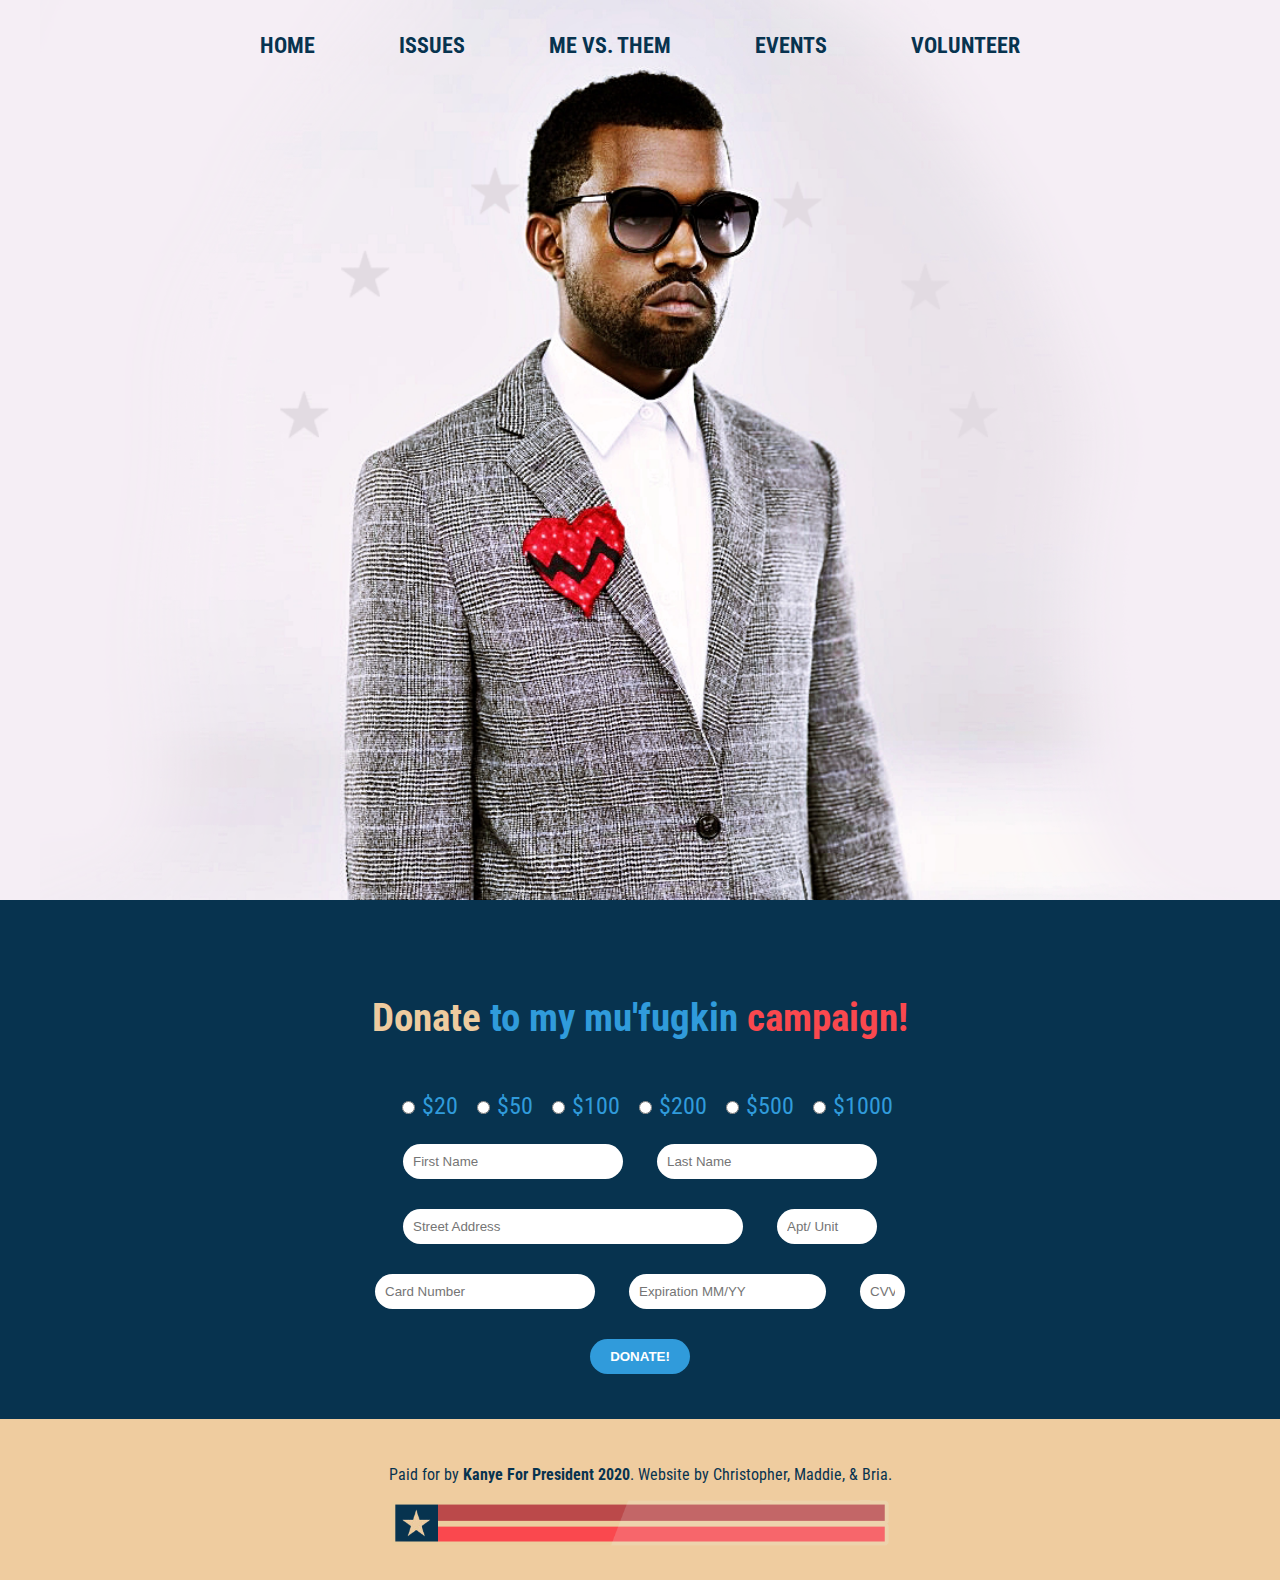
<file: index.html>
<!DOCTYPE html>
    
<!--///////////////////////////////////////////////////////
////   GROUP PROJECT BY BRIA WALTON, MADDIE WARNDORF,  ////
////   && CHRISTOPHER JONES FOR WEB DEVELOPMENT GROUP  ////
////   PROJECT                                         ////
////////////////////////////////////////////////////////-->


<HTML lang="en">
<HEAD>
    
    <!--FONTS-->
    <link href='https://fonts.googleapis.com/css?family=Roboto+Condensed:400,700,300italic,300' rel='stylesheet' type='text/css'>
        
    <!--JAVASCRIPT-->
    <SCRIPT src="http://www.milotasks.com/js/jquery.js"></SCRIPT>
    <SCRIPT src="http://www.milotasks.com/js/jquery-ui.js"></SCRIPT>
    
    <!--META DATA-->
    <META charset="utf-8">
    <META name="description" content="This here website is to announce my candidacy to the muhfugkin United States of Kanye">
    
    <!--STYLING-->
    <LINK href="css/main.css" type="text/css" rel="stylesheet">
    
    <!--TITLE-->
    <TITLE>Kanye 2020</TITLE>
    
    <!--FAVICON-->
    <LINK rel="icon" type="image/png" href="images/kanye-favicon.png">
    
</HEAD>
<BODY>
    <SCRIPT>
        //INITIATING JQUERY
        jQuery(function($){
            
            //THINGS TO HAPPEN ONCE PAGE HAS BEEN LOADED
            $(document).ready(function(){
                
                //REMOVES THE CLASS THAT HAS HAS MARGIN-LEFT SET TO 100%
                //(JUST WAY OUT OF THE SCREENS VIEW) AT A SPEED OF 900 MILLISECONDS
                $('#brandname').removeClass('startLogo', 900, sloganStart);
                
            });
            
            function sloganStart(){
                $('#slogan').removeClass('startSlogan', 900);
            };
        });
    </SCRIPT>
    
    
    <!--BEGIN #masthead -->
    <DIV id="masthead">
        
        <IMG id="brandname" class='startLogo' src="images/kanye-logo.png">
        <IMG id="slogan" class="startSlogan" src="images/kanye-slogan.png">

        <!--START #nav-container -->
        <DIV id='nav-container'>
            <UL id='nav-ul'>
                <LI class='nav-li'>
                    <A href='index.html'>HOME</A>
                </LI>
                <LI class='nav-li'>
                    <A href='issues.html'>ISSUES</A>
                </LI>
                <LI class='nav-li'>
                    <A href='vs.html'>ME VS. THEM</A>
                </LI>
                <LI class='nav-li'>
                    <A href='events.html'>EVENTS</A>
                </LI>
                <LI class='nav-li'>
                    <A href='volunteer.html'>VOLUNTEER</A>
                </LI>
            </UL>
        </DIV>
        <!--END #nav-container -->
        
    </DIV>
    <!--END #masthead -->
    
        
    <!--BEGIN #donate-container-->
    <DIV id="donate-container">
        <FORM name="donate-form" id="donate-form">
            <H1 id='donate-header'><SPAN id='gold-span'>Donate</SPAN> to my mu'fugkin <span class='red-span' >campaign!</span></H1>
            
            <BR />
            
            <INPUT type='radio' name='donation' value='20'><SPAN class='amount'>$20</SPAN>
            <INPUT type='radio' name='donation' value='20'><SPAN class='amount'>$50</SPAN>
            <INPUT type='radio' name='donation' value='20'><SPAN class='amount'>$100</SPAN>
            <INPUT type='radio' name='donation' value='20'><SPAN class='amount'>$200</SPAN>
            <INPUT type='radio' name='donation' value='20'><SPAN class='amount'>$500</SPAN>
            <INPUT type='radio' name='donation' value='20'><SPAN class='amount'>$1000</SPAN>
            <BR />
            
            <INPUT type='text' name='fname' id='fname' placeholder="First Name" required>
            <INPUT type='text' name='lname' id='lname' placeholder="Last Name" required>
            <BR />
            
            <INPUT type='text' name='address' id='address' placeholder="Street Address" required>
            <INPUT type='text' name='apt' id='apt' placeholder="Apt/ Unit" required>
            <BR />
                
            <INPUT type='text' name='ccnum' id='ccnum' placeholder="Card Number" required>
            <INPUT type='text' name='expiration' id='expiration' placeholder="Expiration MM/YY" required>
            <INPUT type='text' name='cvv' id='cvv' placeholder="CVV" required>
            <BR />
            
            <INPUT type='submit' id='submit' value='DONATE!'>
        </FORM>
    </DIV>
    <!--END #donate-container-->
    
    
    <!--BEGIN .footer -->
    <DIV class='footer'>
            
        <p>Paid for by <b>Kanye For President 2020</b>. Website by Christopher, Maddie, & Bria.</p>
        <IMG class='footer-logo' src='images/flag-icon.png'>
            
    </DIV>
    <!--END .footer-->
    
</BODY>
</HTML>
</file>
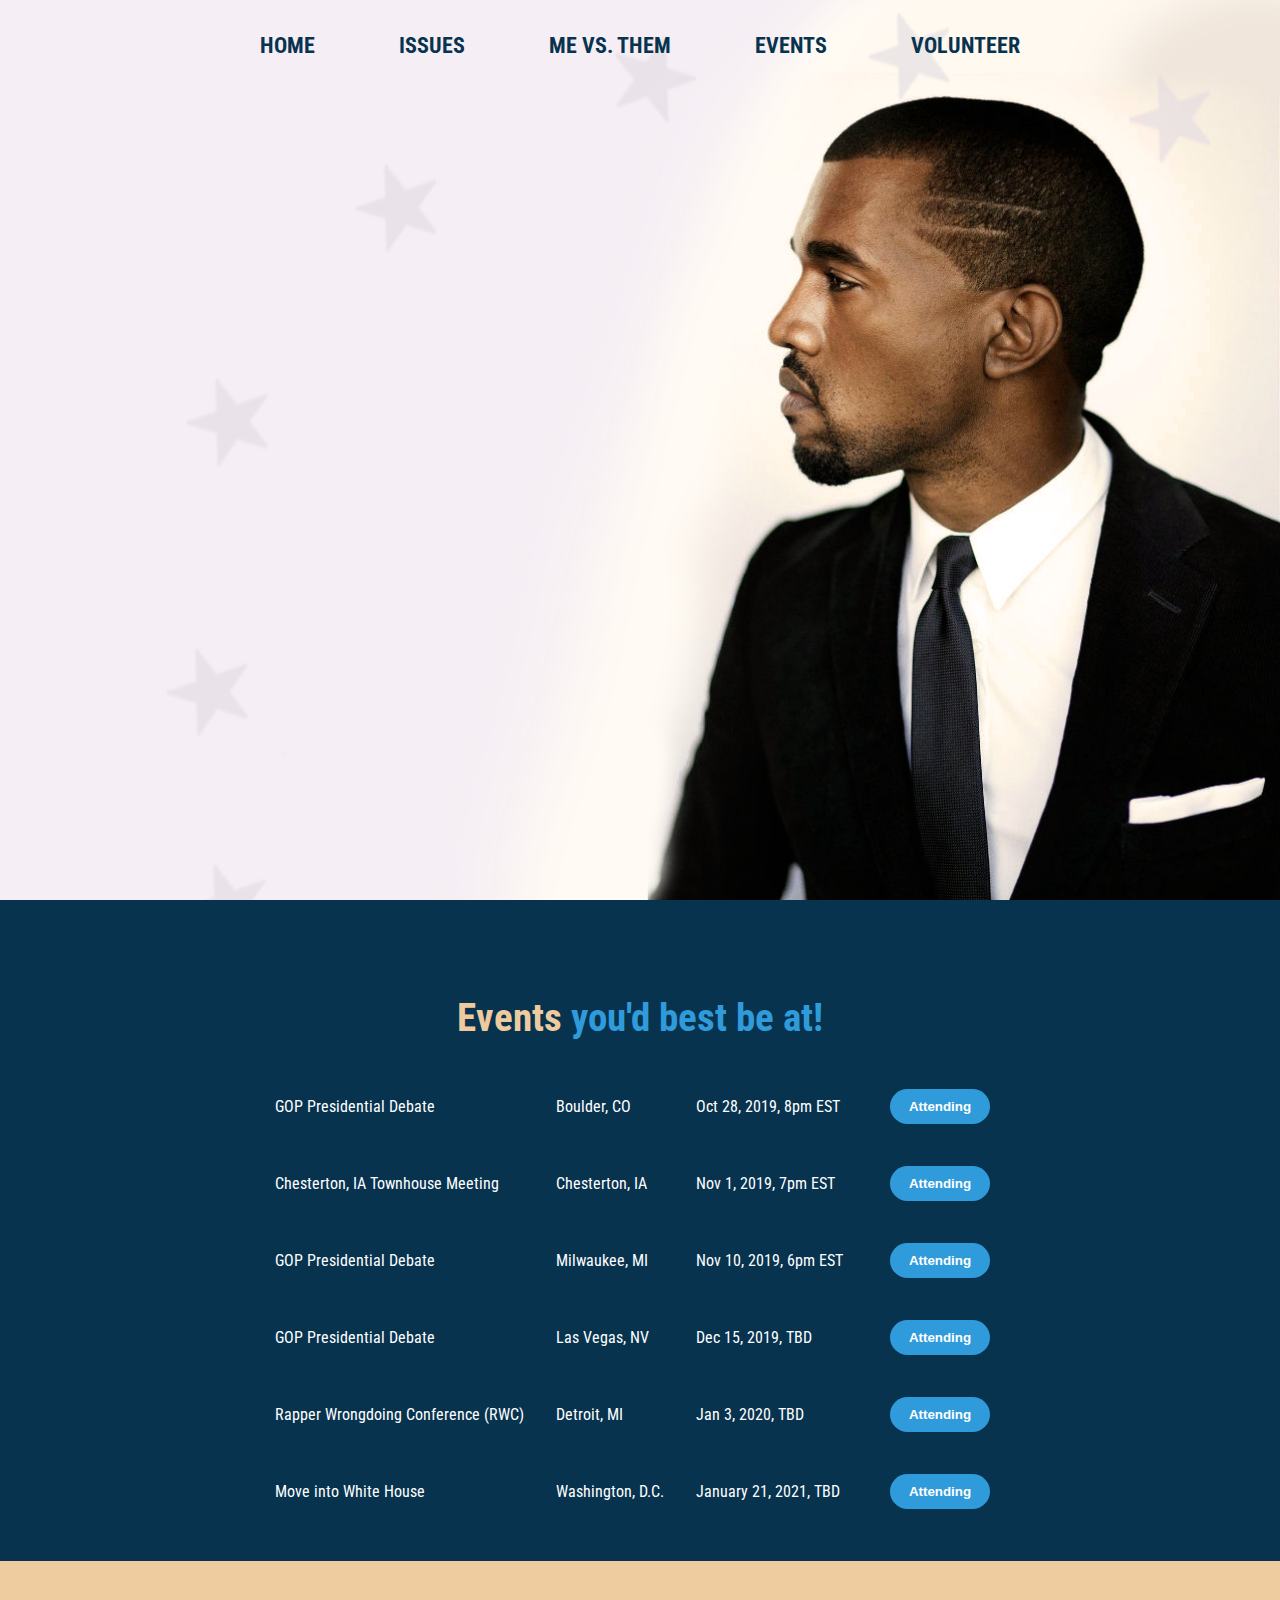
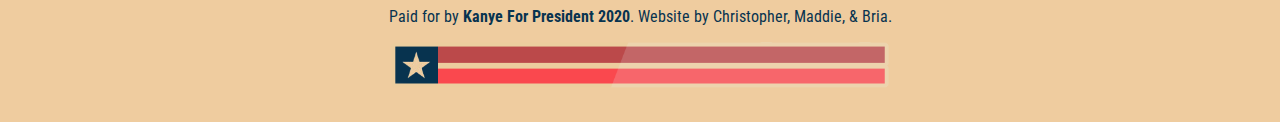
<file: events.html>
<!DOCTYPE html>
    
<!--///////////////////////////////////////////////////////
////   GROUP PROJECT BY BRIA WALTON, MADDIE WARNDORF,  ////
////   && CHRISTOPHER JONES FOR WEB DEVELOPMENT GROUP  ////
////   PROJECT                                         ////
////////////////////////////////////////////////////////-->


<HTML lang="en">
<HEAD>
    
    <!--FONTS-->
    <link href='https://fonts.googleapis.com/css?family=Roboto+Condensed:400,700,300italic,300' rel='stylesheet' type='text/css'>
        
    <!--JAVASCRIPT-->
    <SCRIPT src="http://www.milotasks.com/js/jquery.js"></SCRIPT>
    <SCRIPT src="http://www.milotasks.com/js/jquery-ui.js"></SCRIPT>
    
    <!--META DATA-->
    <META charset="utf-8">
    <META name="description" content="A list of events you should go to to witness the next president speak">
    
    <!--STYLING-->
    <LINK href="css/main.css" type="text/css" rel="stylesheet">
    
    <!--TITLE-->
    <TITLE>Upcoming Events</TITLE>
    
    <!--FAVICON-->
    <LINK rel="icon" type="image/png" href="images/kanye-favicon.png">
    
</HEAD>
<BODY>
    
    <SCRIPT>
        //INITIATING JQUERY
        jQuery(function($){
            
            //THINGS TO HAPPEN ONCE PAGE HAS BEEN LOADED
            $(document).ready(function(){
                
                //REMOVES THE CLASS THAT HAS HAS MARGIN-LEFT SET TO 100%
                //(JUST WAY OUT OF THE SCREENS VIEW) AT A SPEED OF 900 MILLISECONDS
                $('#brandname').removeClass('startLogo', 900, sloganStart);
                
            });
            function sloganStart(){
                $('#slogan').removeClass('startSlogan', 900);
            };
            
            
        });
        
        function rsvpEvent(){
                alert("Can't wait to see you there");  
            };
    </SCRIPT>
    
    
    
    
    <!--BEGIN #masthead -->
    <DIV id="masthead-events">
        
        <IMG id="brandname" class='startLogo' src="images/kanye-logo.png">
        <IMG id="slogan" class="startSlogan" src="images/kanye-slogan.png">
        
        <!--START #nav-container -->
        <DIV id='nav-container'>
            <UL id='nav-ul'>
                <LI class='nav-li'>
                    <A href='index.html'>HOME</A>
                </LI>
                <LI class='nav-li'>
                    <A href='issues.html'>ISSUES</A>
                </LI>
                <LI class='nav-li'>
                    <A href='vs.html'>ME VS. THEM</A>
                </LI>
                <LI class='nav-li'>
                    <A href='events.html'>EVENTS</A>
                </LI>
                <LI class='nav-li'>
                    <A href='volunteer.html'>VOLUNTEER</A>
                </LI>
            </UL>
        </DIV>
        <!--END #nav-container -->
        
    </DIV>
    <!--END #masthead -->
    
    
    <!--BEGIN #schedule-container -->
    <DIV id='schedule-container'>
        
        <h1 id="events-header"><span id='gold-span'>Events</span> you'd best be at!</h1>
        
        <TABLE>
            <TR>
                <TD class="event">
                    GOP Presidential Debate
                </TD>
                <TD class="location">
                    Boulder, CO
                </TD>
                <TD class="date-time">
                    Oct 28, 2019, 8pm EST
                </TD>
                <TD class="rsvp">
                    <button onClick="rsvpEvent()" class="attend-btn">Attending</button>
                </TD>
            </TR>
            
            <TR>
                <TD class="event">
                    Chesterton, IA Townhouse Meeting
                </TD>
                <TD class="location">
                    Chesterton, IA
                </TD>
                <TD class="date-time">
                    Nov 1, 2019, 7pm EST
                </TD>
                <TD class="rsvp">
                    <button onClick="rsvpEvent()" class="attend-btn">Attending</button>
                </TD>
            </TR>
             
            <TR>
                <TD class="event">
                    GOP Presidential Debate
                </TD>
                <TD class="location">
                    Milwaukee, MI
                </TD>
                <TD class="date-time">
                    Nov 10, 2019, 6pm EST
                </TD>
                <TD class="rsvp">
                    <button onClick="rsvpEvent()" class="attend-btn">Attending</button>
                </TD>
            </TR>
              
            <TR>
                <TD class="event">
                    GOP Presidential Debate
                </TD>
                <TD class="location">
                    Las Vegas, NV
                </TD>
                <TD class="date-time">
                    Dec 15, 2019, TBD
                </TD>
                <TD class="rsvp">
                    <button onClick="rsvpEvent()" class="attend-btn">Attending</button>
                </TD>
            </TR>
               
            <TR>
                <TD class="event">
                    Rapper Wrongdoing Conference (RWC)
                </TD>
                <TD class="location">
                    Detroit, MI
                </TD>
                <TD class="date-time">
                    Jan 3, 2020, TBD
                </TD>
                <TD class="rsvp">
                    <button onClick="rsvpEvent()" class="attend-btn">Attending</button>
                </TD>
            </TR>
                
                 
            <TR>
                <TD class="event">
                    Move into White House
                </TD>
                <TD class="location">
                    Washington, D.C.
                </TD>
                <TD class="date-time">
                    January 21, 2021, TBD
                </TD>
                <TD class="rsvp">
                    <button onClick="rsvpEvent()" class="attend-btn">Attending</button>
                </TD>
            </TR>
        </TABLE>    
    </DIV>
    <!--END #schedule-container -->
    
    
    <!--BEGIN .footer -->
    <DIV class='footer'>
            
        <p>Paid for by <b>Kanye For President 2020</b>. Website by Christopher, Maddie, & Bria.</p>
        <IMG class='footer-logo' src='images/flag-icon.png'>
            
    </DIV>
    <!--END .footer-->
    
</BODY>
</HTML>
</file>
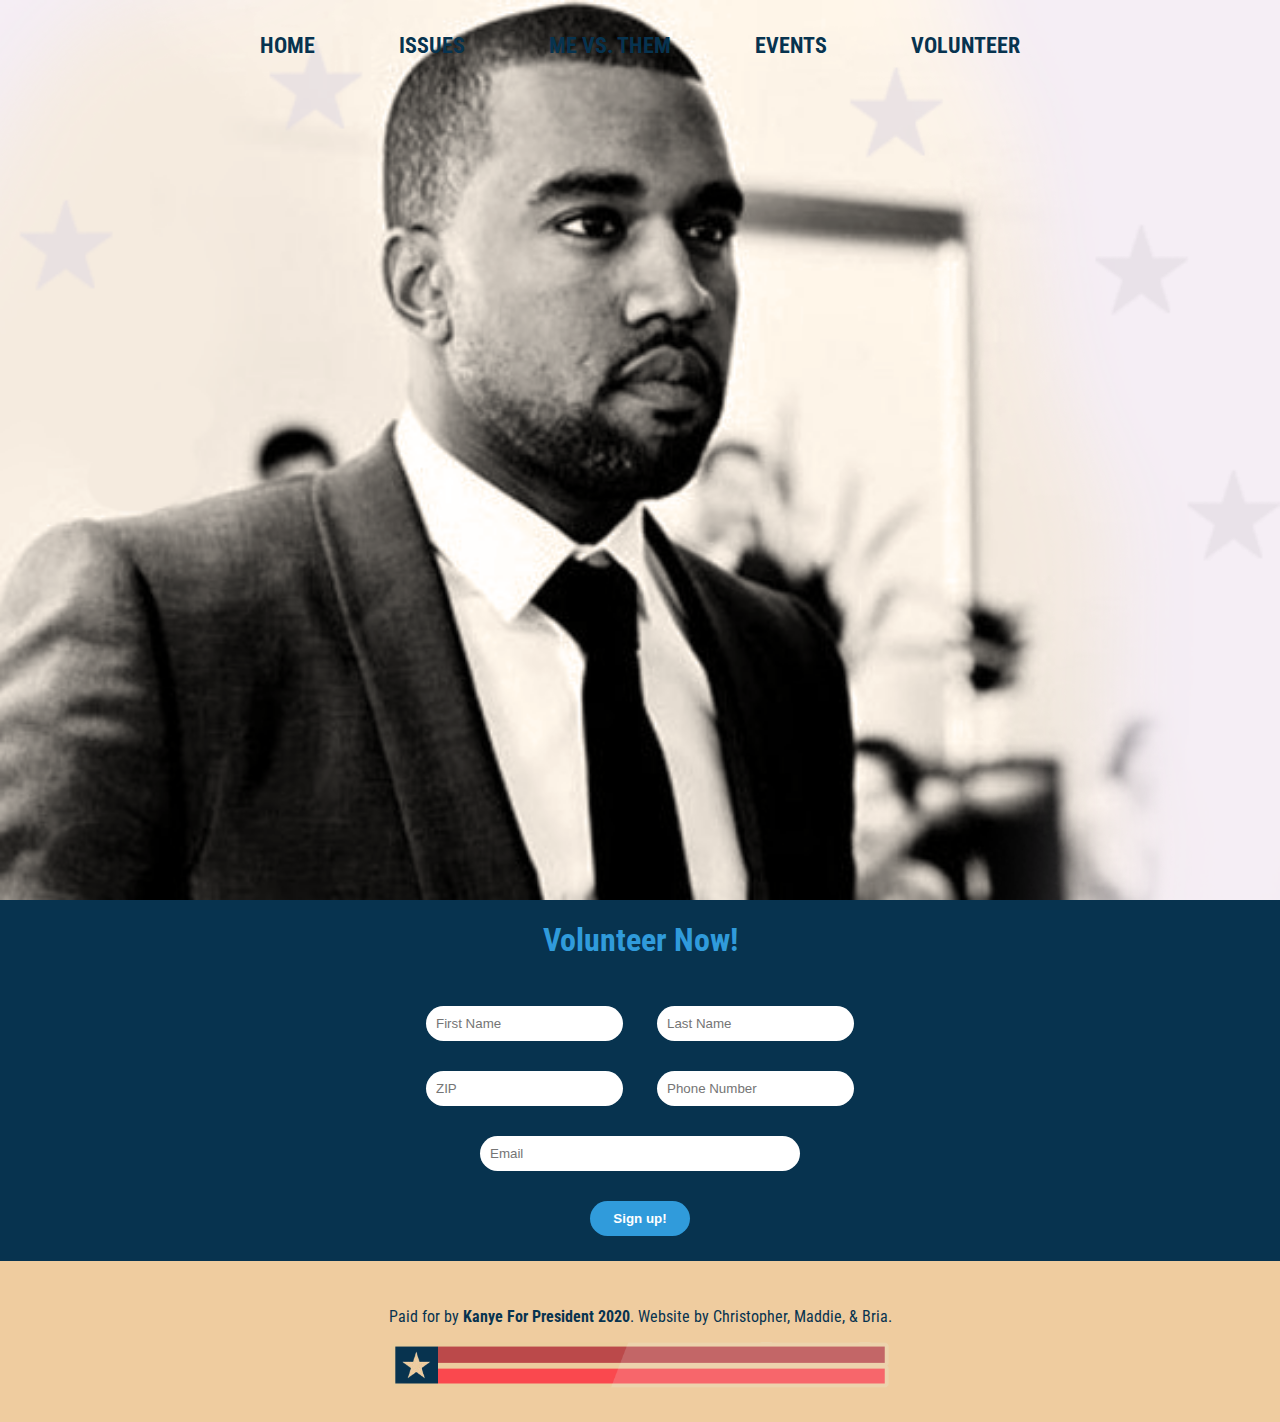
<file: volunteer.html>
<!DOCTYPE html>
    
<!--///////////////////////////////////////////////////////
////   GROUP PROJECT BY BRIA WALTON, MADDIE WARNDORF,  ////
////   && CHRISTOPHER JONES FOR WEB DEVELOPMENT GROUP  ////
////   PROJECT                                         ////
////////////////////////////////////////////////////////-->


<HTML lang="en">
<HEAD>
    
    <!--FONTS-->
    <link href='https://fonts.googleapis.com/css?family=Roboto+Condensed:400,700,300italic,300' rel='stylesheet' type='text/css'>
        
    <!--JAVASCRIPT-->
    <SCRIPT src="http://www.milotasks.com/js/jquery.js"></SCRIPT>
    <SCRIPT src="http://www.milotasks.com/js/jquery-ui.js"></SCRIPT>
    
    <!--META DATA-->
    <META charset="utf-8">
    <META name="description" content="Get involved, volunteer, save me campaign money that i should be spending to pay workers">
    
    <!--STYLING-->
    <LINK href="css/main.css" type="text/css" rel="stylesheet">
    <STYLE>
        #brandname{
            margin-top: 43vh;
            margin-right: 50%;
            width: 600px;
        }
        #slogan{
            width: 600px;
            margin-top: -52px;
            margin-right: 50%;
        }
        #emailaddress{
            width: 300px;
        }
    </STYLE>
    
    <!--TITLE-->
    <TITLE>Volunteer</TITLE>
    
    <!--FAVICON-->
    <LINK rel="icon" type="image/png" href="images/kanye-favicon.png">
    
</HEAD>
<BODY>
     <SCRIPT>
        //INITIATING JQUERY
        jQuery(function($){
            
            //THINGS TO HAPPEN ONCE PAGE HAS BEEN LOADED
            $(document).ready(function(){
                
                //REMOVES THE CLASS THAT HAS HAS MARGIN-LEFT SET TO 100%
                //(JUST WAY OUT OF THE SCREENS VIEW) AT A SPEED OF 900 MILLISECONDS
                //AND UPON COMPLETION OF THAT ANIMATION, THE FUNCTION startSlogan
                //IS INITIATED, REMOVING THE margin-left: 100% attribute
                
                $('#brandname').removeClass('startLogo', 900, startSlogan);
                
            });
            function startSlogan(){
                $('#slogan').removeClass('startSlogan', 900);
            }
        });
    </SCRIPT>
    
    
    <!--BEGIN #masthead -->
    <DIV id="masthead-vs">
        
        <IMG id="brandname" class="startLogo" src="images/kanye-logo.png">
        <IMG id="slogan" class="startSlogan" src="images/kanye-slogan.png">
            
        <!--START #nav-container -->
        <DIV id='nav-container'>
            <UL id='nav-ul'>
                <LI class='nav-li'>
                    <A href='index.html'>HOME</A>
                </LI>
                <LI class='nav-li'>
                    <A href='issues.html'>ISSUES</A>
                </LI>
                <LI class='nav-li'>
                    <A href='vs.html'>ME VS. THEM</A>
                </LI>
                <LI class='nav-li'>
                    <A href='events.html'>EVENTS</A>
                </LI>
                <LI class='nav-li'>
                    <A href='volunteer.html'>VOLUNTEER</A>
                </LI>
            </UL>
        </DIV>
        <!--END #nav-container -->
        
    </DIV>
    <!--END #masthead -->
<div class="volunteer">
 <h1 class="volheading">Volunteer Now!</h1>
 <form class="volform">
       <input type="text" name="first name" placeholder='First Name' id="firstname">
       <input type="text name="lastname" placeholder='Last Name' id="lastname"><br>
       <input type="text" name"zipcode" placeholder='ZIP' id="zipcode">
       <input type="text" name="phonenumber" placeholder='Phone Number' id="phonenumber">  <br>
       <input type="text" name="emailaddress" placeholder='Email' id="emailaddress"><br>

       <input id="submit" type="submit" value="Sign up!">
 </form>
</div>
    <!--BEGIN .footer -->
    <DIV class='footer'>
            
        <p>Paid for by <b>Kanye For President 2020</b>. Website by Christopher, Maddie, & Bria.</p>
        <IMG class='footer-logo' src='images/flag-icon.png'>
            
    </DIV>
    <!--END .footer-->
    
</BODY>
</HTML>
</file>
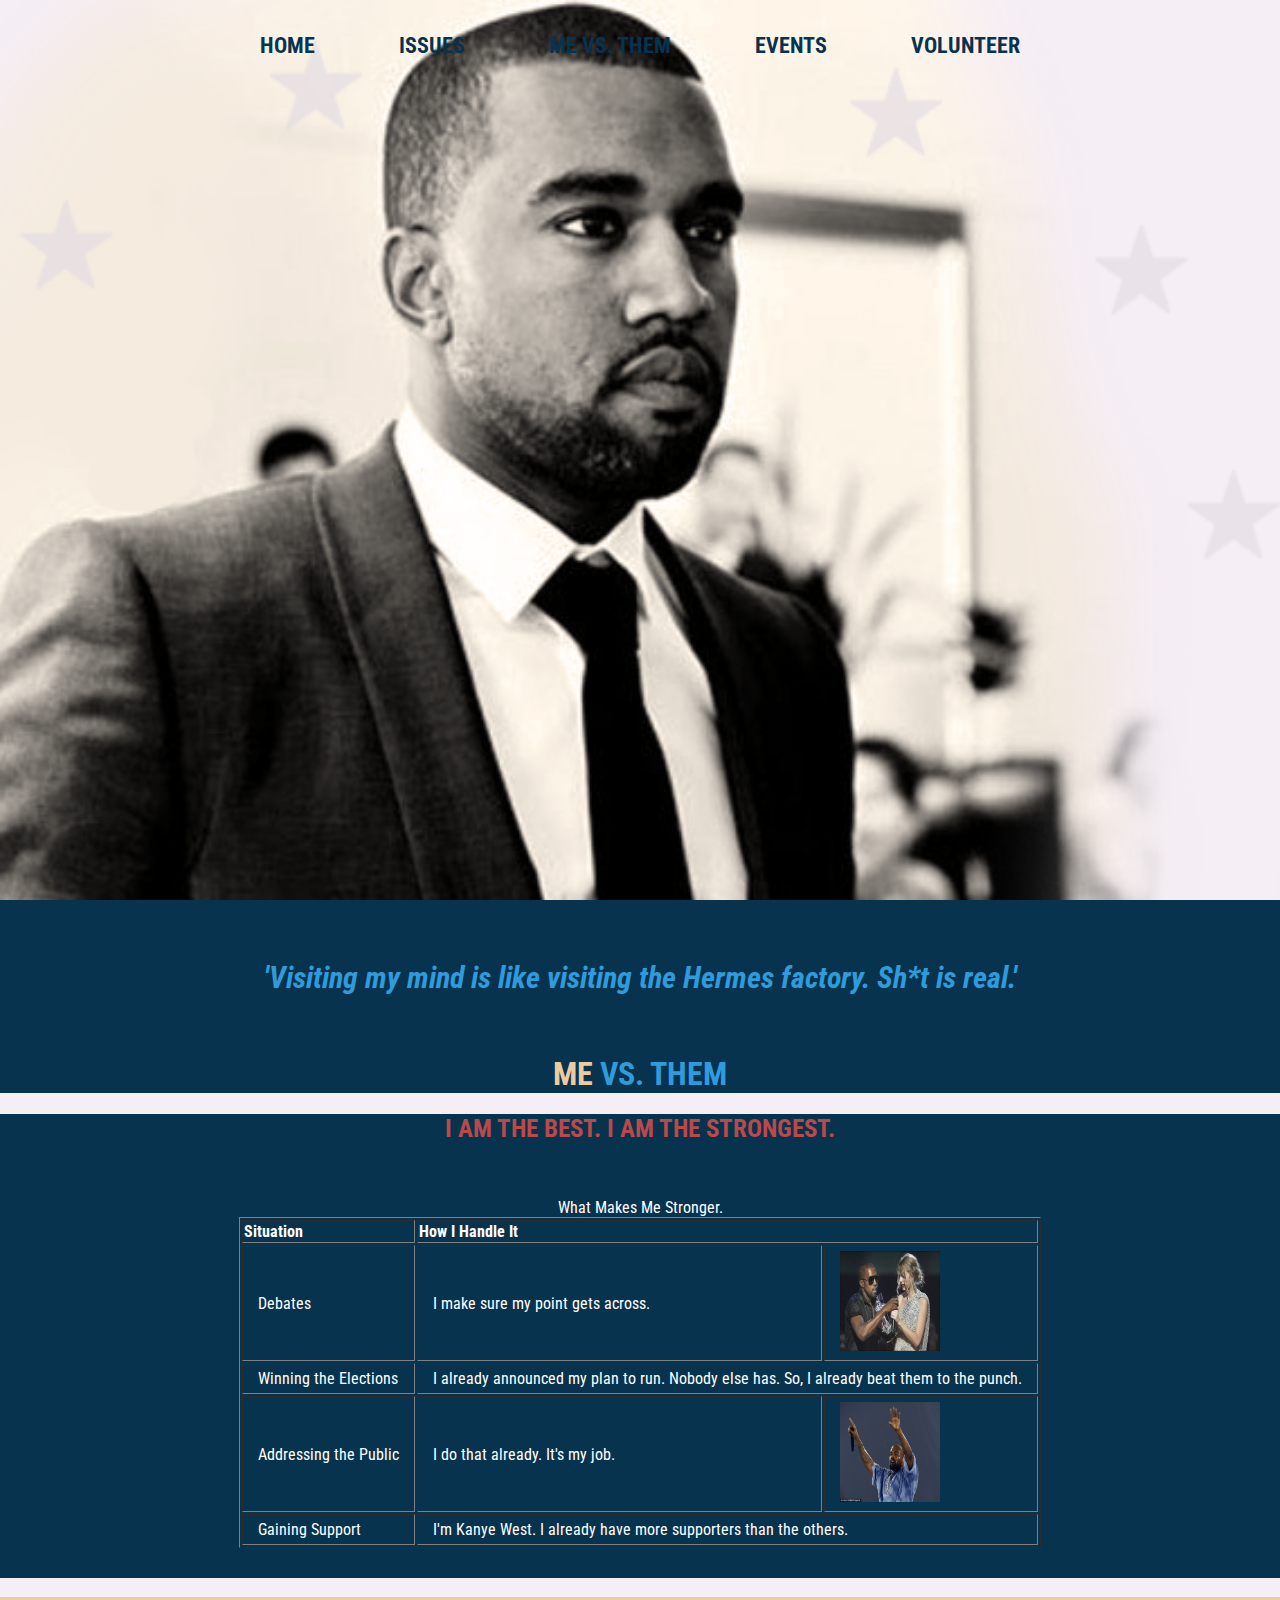
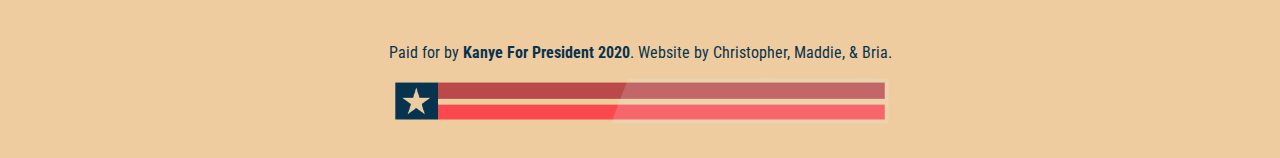
<file: vs.html>
<!DOCTYPE html>
    
<!--///////////////////////////////////////////////////////
////   GROUP PROJECT BY BRIA WALTON, MADDIE WARNDORF,  ////
////   && CHRISTOPHER JONES FOR WEB DEVELOPMENT GROUP  ////
////   PROJECT                                         ////
////////////////////////////////////////////////////////-->


<HTML lang="en">
<HEAD>
    
    <!--FONTS-->
    <link href='https://fonts.googleapis.com/css?family=Roboto+Condensed:400,700,300italic,300' rel='stylesheet' type='text/css'>
        
    <!--JAVASCRIPT-->
    <SCRIPT src="http://www.milotasks.com/js/jquery.js"></SCRIPT>
    <SCRIPT src="http://www.milotasks.com/js/jquery-ui.js"></SCRIPT>
    
    <!--META DATA-->
    <META charset="utf-8">
    <META name="description" content="See how much better at thinking I am than they are.">
    
    <!--STYLING-->
    <LINK href="css/main.css" type="text/css" rel="stylesheet">
    <STYLE>
        #brandname{
            margin-top: 43vh;
            margin-right: 50%;
            width: 600px;
        }
        #slogan{
            width: 600px;
            margin-top: -52px;
            margin-right: 50%;
        }
    </STYLE>
    
    <!--TITLE-->
    <TITLE>Me Versus Them</TITLE>
    
    <!--FAVICON-->
    <LINK rel="icon" type="image/png" href="images/kanye-favicon.png">
    
</HEAD>
<BODY>
     <SCRIPT>
        //INITIATING JQUERY
        jQuery(function($){
            
            //THINGS TO HAPPEN ONCE PAGE HAS BEEN LOADED
            $(document).ready(function(){
                
                //REMOVES THE CLASS THAT HAS HAS MARGIN-LEFT SET TO 100%
                //(JUST WAY OUT OF THE SCREENS VIEW) AT A SPEED OF 900 MILLISECONDS
                //AND UPON COMPLETION OF THAT ANIMATION, THE FUNCTION startSlogan
                //IS INITIATED, REMOVING THE margin-left: 100% attribute
                
                $('#brandname').removeClass('startLogo', 900, startSlogan);
                
            });
            function startSlogan(){
                $('#slogan').removeClass('startSlogan', 900);
            }
        });
    </SCRIPT>
    
    
    <!--BEGIN #masthead -->
    <DIV id="masthead-vs">
        
        <IMG id="brandname" class="startLogo" src="images/kanye-logo.png">
        <IMG id="slogan" class="startSlogan" src="images/kanye-slogan.png">
            
        <!--START #nav-container -->
        <DIV id='nav-container'>
            <UL id='nav-ul'>
                <LI class='nav-li'>
                    <A href='index.html'>HOME</A>
                </LI>
                <LI class='nav-li'>
                    <A href='issues.html'>ISSUES</A>
                </LI>
                <LI class='nav-li'>
                    <A href='vs.html'>ME VS. THEM</A>
                </LI>
                <LI class='nav-li'>
                    <A href='events.html'>EVENTS</A>
                </LI>
                <LI class='nav-li'>
                    <A href='volunteer.html'>VOLUNTEER</A>
                </LI>
            </UL>
        </DIV>
        <!--END #nav-container -->
        
    </DIV>
    <!--END #masthead -->
    
       
        
   <!--BEGIN #vs-container -->
   <DIV id="vs-container">
        <p id="issues-quote">
            'Visiting my mind is like visiting the Hermes factory. Sh*t is real.'
        </p>
        
        <!--BEGIN #vs-section-->
        <div id="vs-section">
            <H1 class="section-header">
                <span id="gold-span">ME</span> VS. THEM
                
                
            </H1>
        </div>
    
        <!--END #vs-section-->
   
   </DIV>
    <!--END #vs-container-->
      <DIV class="vs-best">
        <h3>I AM THE BEST. I AM THE STRONGEST.</h3>
        <div class="vs-table">
        <table border="1">
            <caption class="vs-caption">What Makes Me Stronger.</caption>
            <tr>
                <th>Situation</th>
                <th colspan="2">How I Handle It</th>
            </tr>
            <tr>
                <td>Debates</td>
                <td>I make sure my point gets across.</td>
                <td><img src="images/kanyestealingmic.jpg" alt="stealingmic" height="100" width="100"/></td>
            </tr>
             <tr>
                <td>Winning the Elections</td>
                <td colspan="2">I already announced my plan to run. Nobody else has. So, I already beat them to the punch.</td>
            </tr>
            <tr>
                <td>Addressing the Public</td>
                <td>I do that already. It's my job.</td>
                <td><img src="images/kanye-public.jpg" alt="public" height="100" width="100"/></td>
            </tr>
            <tr>
                <td>Gaining Support</td>
                <td colspan="2">I'm Kanye West. I already have more supporters than the others.</td>
            </tr>
        </table>
        </div>
      </DIV>
      </br>
    <!--BEGIN .footer -->
    <DIV class='footer'>
            
        <p>Paid for by <b>Kanye For President 2020</b>. Website by Christopher, Maddie, & Bria.</p>
        <IMG class='footer-logo' src='images/flag-icon.png'>
            
    </DIV>
    <!--END .footer-->
    
</BODY>
</HTML>
</file>
<file: css/main.css>
/*///////////////////////////////////
//  GENERAL HTML ELEMENT STYLING   //
///////////////////////////////////*/
body{
    margin: 0;
    padding: 0;
    text-align: center;
    font-family: 'Roboto Condensed', sans-serif;
    background-color: #f5eef5;
    overflow-x: hidden;
}

a{
    text-decoration: none;
}

input,button{
    padding: 10px;
    border-radius: 20px;
    border: none;
    margin: 15px;
}
input[type="radio"]{
    margin-right: 7px;
}
p{
    color: #07334f;
}
table{
    margin: auto;
    text-align: left;
}
td{
    padding: 5px 15px;
}
/*//////////////////////////////////
/////     MASTHEAD STYLING     /////
//////////////////////////////////*/

#masthead{
    width: 100%;
    height: 100vh;
    background: url("../images/kanye-heart.png");
    background-position: top center;
    background-repeat: no-repeat;
    background-size: auto 100%;
}
#masthead-issues{
    width: 100%;
    height: 100vh;
    background: url("../images/kanye-casual.png");
    background-position: top;
    background-repeat: no-repeat;
    background-size: auto 100%;
}
#masthead-events{
    width: 100%;
    height: 100vh;
    background: url("../images/kanye-cashmere.png");
    background-position: top right;
    background-repeat: no-repeat;
    background-size: auto 100%;
}
#masthead-vs{
    width: 100%;
    height: 100vh;
    background: url("../images/kanye-suit.png");
    background-position: top right;
    background-repeat: no-repeat;
    background-size: auto 100%;
}
#brandname{
    margin-top: 50vh;
}
#slogan{
    margin-top: -63px;
}
.startLogo{
    margin-left: 100%;
}
.startSlogan{
    margin-left: 100%;
}
#nav-container{
    background: transparent; 
    min-height: 60px;
    position: absolute;
    top: 13px;
    width: 100%;
}

#nav-ul{
    margin: 0;
    padding: 0;
    width: 100%;
}

.nav-li{
    display: inline-block;
    margin: 20px 40px;
}
.nav-li>a{
    color: #07334f;
    font-size: 22px;
    font-weight: bold;
}
.nav-li>a:hover{
    color: #309bdb;
}
#hamburger{
    float: left;
    margin: 18px;
    cursor: pointer;
    height: 23px;
}
#hamburger:hover{
    opacity: 0.7;
}


/*//////////////////////////////////
/////     DONATION STYLING     /////
//////////////////////////////////*/

#donate-container{
    background-color: #07334f;
    padding: 30px 0;
}
#donate-header{
    color: #309bdb;
    margin-top: 65px;
    font-size: 39px;
}
#gold-span{
    color: #eecb9f ;
}
.amount{
    font-size: 24px;
    color: #309bdb;
}
.red-span{
    color: #fa484e;
}
#fname,#lname{
    width: 200px;
}
#address{
    width: 320px;
}
#apt{
    width: 80px;
}
#ccnum{
    width: 200px;
}
#cvv{
    width:  25px;
}
#submit{
    color: #fff;
    font-weight: bold;
    background-color: #309bdb;
    width: 100px;
    cursor:pointer;
}
#submit:hover{
    opacity: 0.9;
}


/*//////////////////////////////////
//////     FOOTER STYLING     //////
//////////////////////////////////*/

.footer{
    width: 100%;
    padding: 30px 0;
    background-color: #efcc9f;
    
}
.footer-logo{
    width: 510px;
}


/*//////////////////////////////////
/////     SCHEDULE STYLING     /////
//////////////////////////////////*/

#schedule-container{
    background-color: #07334f;
    padding: 30px 0;
    color: #fff;
}
#events-header{
    color: #309bdb;
    margin-top: 65px;
    font-size: 39px;
}
.attend-btn{
    color: #fff;
    font-weight: bold;
    background-color: #309bdb;
    width: 100px;
    cursor:pointer;
}

/*//////////////////////////////////
/////      ISSUES  STYLING     /////
//////////////////////////////////*/
#issues-container{
    background-color: #07334f;
    padding: 30px 0 0;
    color: #fff;
}
#issues-quote{
    color: #309bdb;
    font-size: 30px;
    font-style: italic;
    font-weight: bold;
    margin-left: 20%;
    margin-right: 20%;
    margin-bottom: 60px;
}
#issues-section{
    padding: 30px 0;
    color: #309bdb;
}
.section-header{
    color: #309bdb;
}
#issues-section>TABLE{
    width: 60%;
    margin-left: 20%;
    margin-right: 20%;
    color: #fff;
    margin-bottom: 30px;
}
.issue{
    color: #bb494a;
    width: 175px;
    font-weight: bold;
    vertical-align: sub;
}
.response{
    padding-bottom: 30px;
}
/*//////////////////////////////////
/////        VS  STYLING       /////
//////////////////////////////////*/
#vs-container{
    background-color: #07334f;
    padding: 30px 0 0;
    color: #fff;
}
#vs-section{
    color: #309bdb;
}
.vsheader{
    margin-bottom: 0 !important;
}
.vs-table{ background-color: #07334f;
    padding: 30px 0;
    color: #fff;
    border: #07334f;
}
.vs-best{
    background-color: #07334f;
    color: #bb494a;
    font-size: 16px;
    margin-top: 0 !important;
}
.vs-best>h3{
    color: #bb494a;
    font-size: 25px;
    margin-top: 0 !important;
    background-color: #07334f;
}
#vsheader{
    margin-top: 0 !important;
    margin-bottom: 0 !important;
}
/*//////////////////////////////////
///// VOLUNTEER  STYLING       /////
//////////////////////////////////*/
.volunteer{
        margin: 0;
        padding: 0;
        text-align: center;
        font-family: 'Roboto Condensed', sans-serif;
        background-color: #07334f; 
        overflow-x: hidden;
} 
.volheading{
        color: #309bdb;
 }
input,button{
        padding: 10px;
        border-radius: 20px;
        border: none;
        margin: 15px;
}
.volform {
        color: #309bdb;
        font-family: 'Roboto Condensed', sans-serif;
        padding: 10px;
        border-color: #07334f;
        border: 0px !important;
}
#submit {
        color: #fff;
        font-weight: bold;
        background-color: #309bdb;
        width: 100px;
        cursor:pointer;
}
#submit:hover {
        opacity: 0.9;
}
</file>
